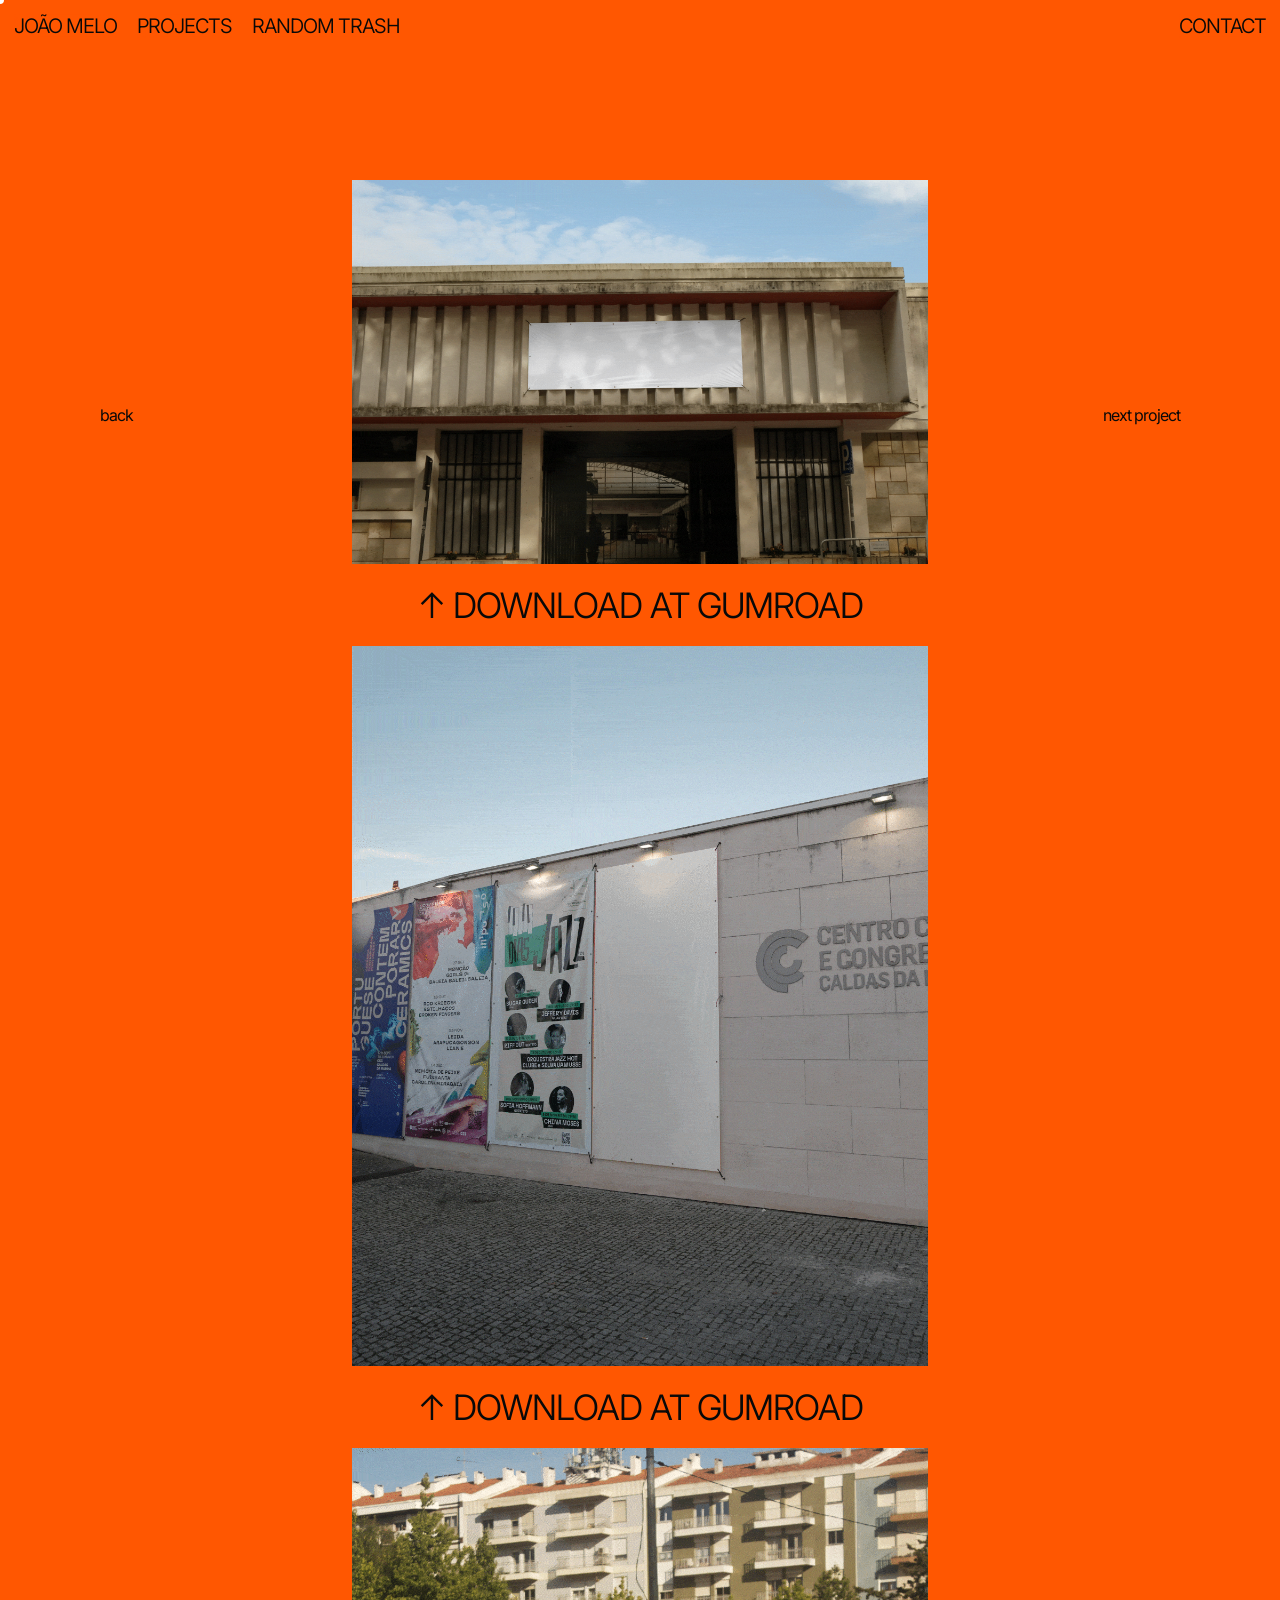
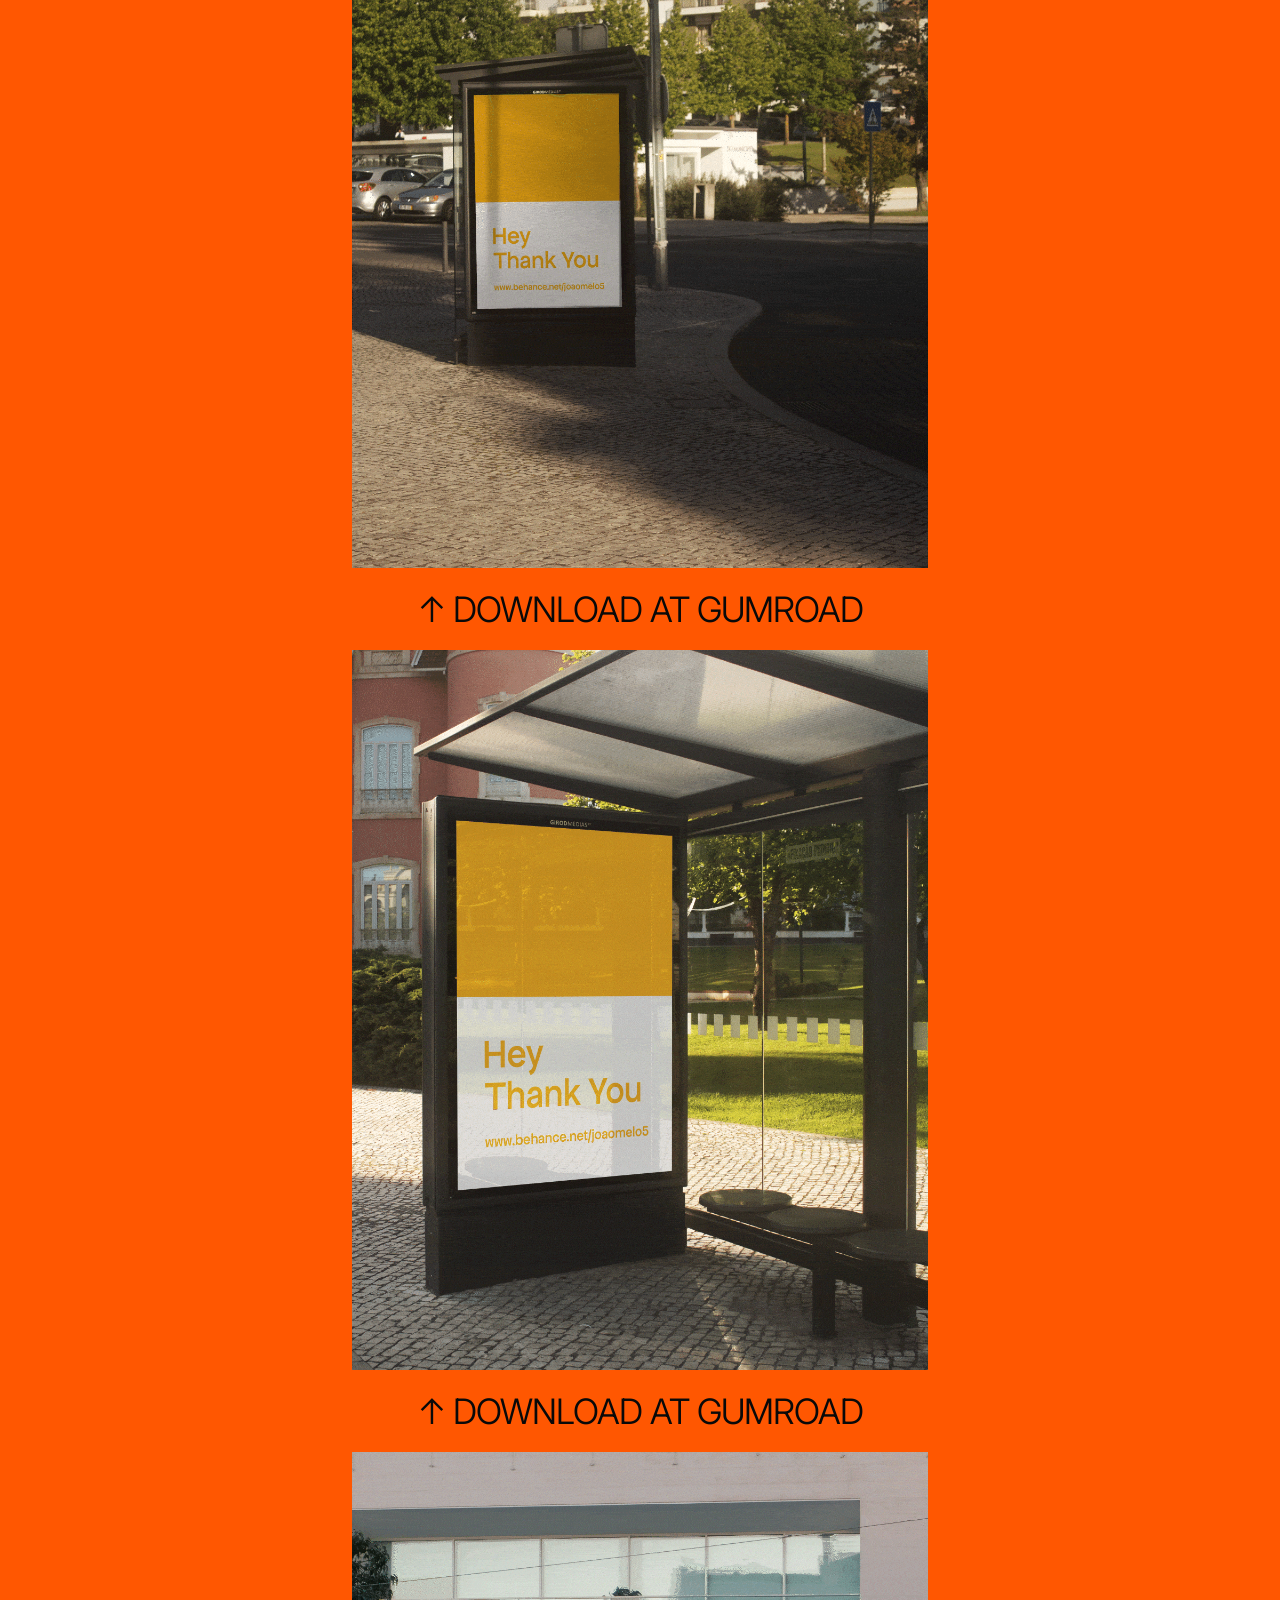
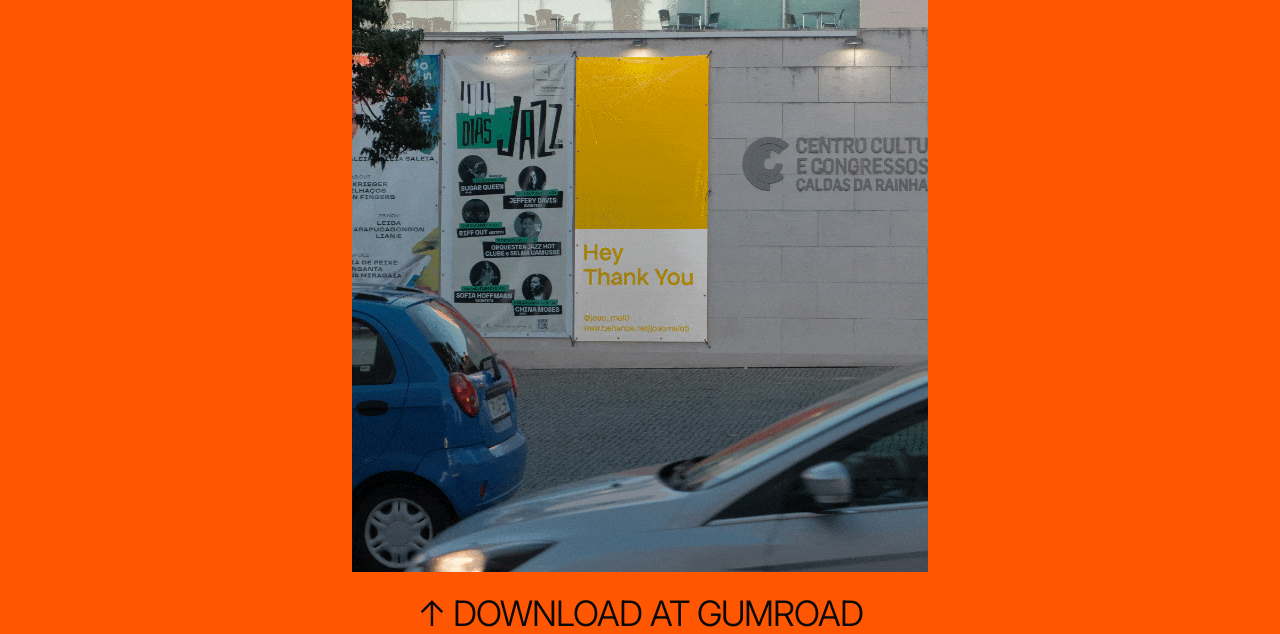
<file: bannermockup.html>
<!DOCTYPE html>
<html>
<head>
	<meta charset="utf-8">
	<meta name="viewport" content="width=device-width, initial-scale=1">
	<title>João Melo</title>
	<link rel="preconnect" href="https://fonts.googleapis.com">
	<link rel="preconnect" href="https://fonts.gstatic.com" crossorigin>
	<link href="https://fonts.googleapis.com/css2?family=Inter:ital,opsz,wght@0,14..32,100..900;1,14..32,100..900&display=swap" rel="stylesheet">
	 <link rel="stylesheet" href="mockup.css">
</head>
<body>






<div id="custom-cursor"></div>






<div class="topnav">
  <div class="nav-left">
    <a class="active" href="index.html">JOÃO MELO</a>
    <a href="index.html#projects">PROJECTS</a>
    <a href="random.html">RANDOM TRASH</a>
  </div>
  <div class="topnav-right">
    <a href="contactpage.html">CONTACT</a>
  </div>
</div>

 <div class="centered-content">
      <p class="back"> <a href="index.html#projects"> back</a> </p>

    <p class="next"> <a href="haurafont.html">next project</a></p>

<img src="img/mockup1.gif" alt="">

<p class="downloadtext"> <a href="https://joaomel0.gumroad.com/l/marketbanner" target="_blank">&uarr; DOWNLOAD AT GUMROAD</a></p>

<img src="img/mockup2.gif" alt="">

<p class="downloadtext"> <a href="https://joaomel0.gumroad.com/l/BannerCCC" target="_blank">&uarr; DOWNLOAD AT GUMROAD</a></p>

<img src="img/mockup3.gif" alt="">

<p class="downloadtext"> <a href="https://joaomel0.gumroad.com/l/busstop" target="_blank">&uarr; DOWNLOAD AT GUMROAD</a></p>

<img src="img/mockup4.gif" alt="">

<p class="downloadtext"> <a href="https://joaomel0.gumroad.com/l/busstop" target="_blank">&uarr; DOWNLOAD AT GUMROAD</a></p>

<img src="img/mockup5.gif" alt="">

<p class="downloadtext"> <a href="https://joaomel0.gumroad.com/l/BannerCCC" target="_blank">&uarr; DOWNLOAD AT GUMROAD</a></p>



</div>





<script>
 
const cursor = document.getElementById("custom-cursor");

// Move cursor with mouse
document.addEventListener("mousemove", (e) => {
  cursor.style.left = e.clientX + "px";
  cursor.style.top = e.clientY + "px";
});

// Add hover effect on all links
const links = document.querySelectorAll("a");

links.forEach(link => {
  link.addEventListener("mouseenter", () => {
    cursor.classList.add("big");
  });

  link.addEventListener("mouseleave", () => {
    cursor.classList.remove("big");
  });
});


  
</script>

</body>
</html>
</file>
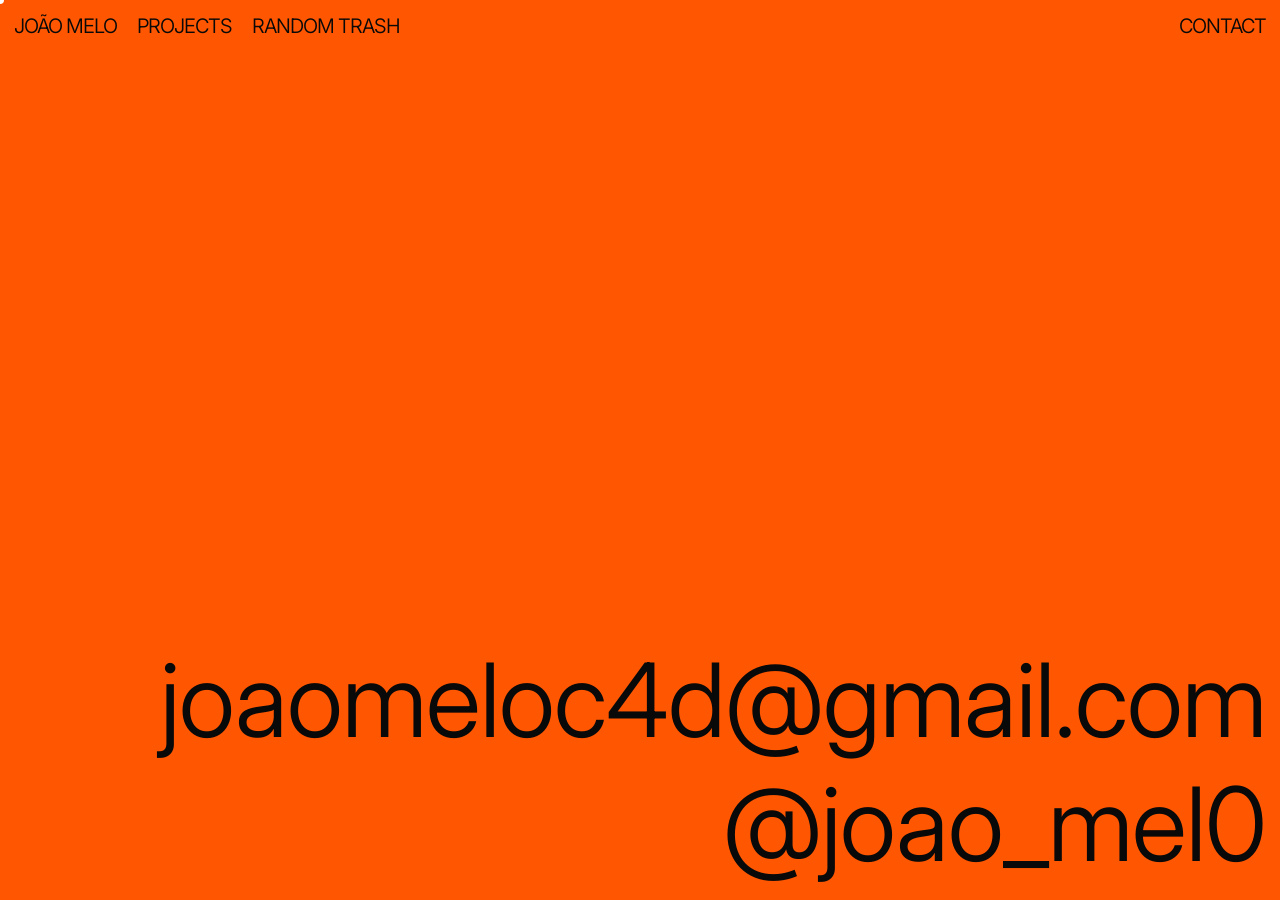
<file: contactpage.html>
<!DOCTYPE html>
<html>
<head>
	<meta charset="utf-8">
	<meta name="viewport" content="width=device-width, initial-scale=1">
	<title>João Melo</title>
	<link rel="preconnect" href="https://fonts.googleapis.com">
	<link rel="preconnect" href="https://fonts.gstatic.com" crossorigin>
	<link href="https://fonts.googleapis.com/css2?family=Inter:ital,opsz,wght@0,14..32,100..900;1,14..32,100..900&display=swap" rel="stylesheet">
	 <link rel="stylesheet" href="stylecontact.css">

</head>
<body>

    <div id="custom-cursor"></div>




<div class="topnav">
  <div class="nav-left">
    <a class="active" href="index.html">JOÃO MELO</a>
    <a href="index.html#projects">PROJECTS</a>
    <a href="random.html">RANDOM TRASH</a>
  </div>
  <div class="topnav-right">
    <a href="contactpage.html">CONTACT</a>
  </div>
</div>


<div class="contacts">
<h1><a href="mailto:joaomeloc4d@gmail.com">joaomeloc4d@gmail.com</a></h1>
<h1><a href="https://www.instagram.com/joao_mel0/">@joao_mel0</a></h1>
</div>

<script>
 
const cursor = document.getElementById("custom-cursor");

// Move cursor with mouse
document.addEventListener("mousemove", (e) => {
  cursor.style.left = e.clientX + "px";
  cursor.style.top = e.clientY + "px";
});

// Add hover effect on all links
const links = document.querySelectorAll("a");

links.forEach(link => {
  link.addEventListener("mouseenter", () => {
    cursor.classList.add("big");
  });

  link.addEventListener("mouseleave", () => {
    cursor.classList.remove("big");
  });
});



</script>

</body>
</html>
</file>
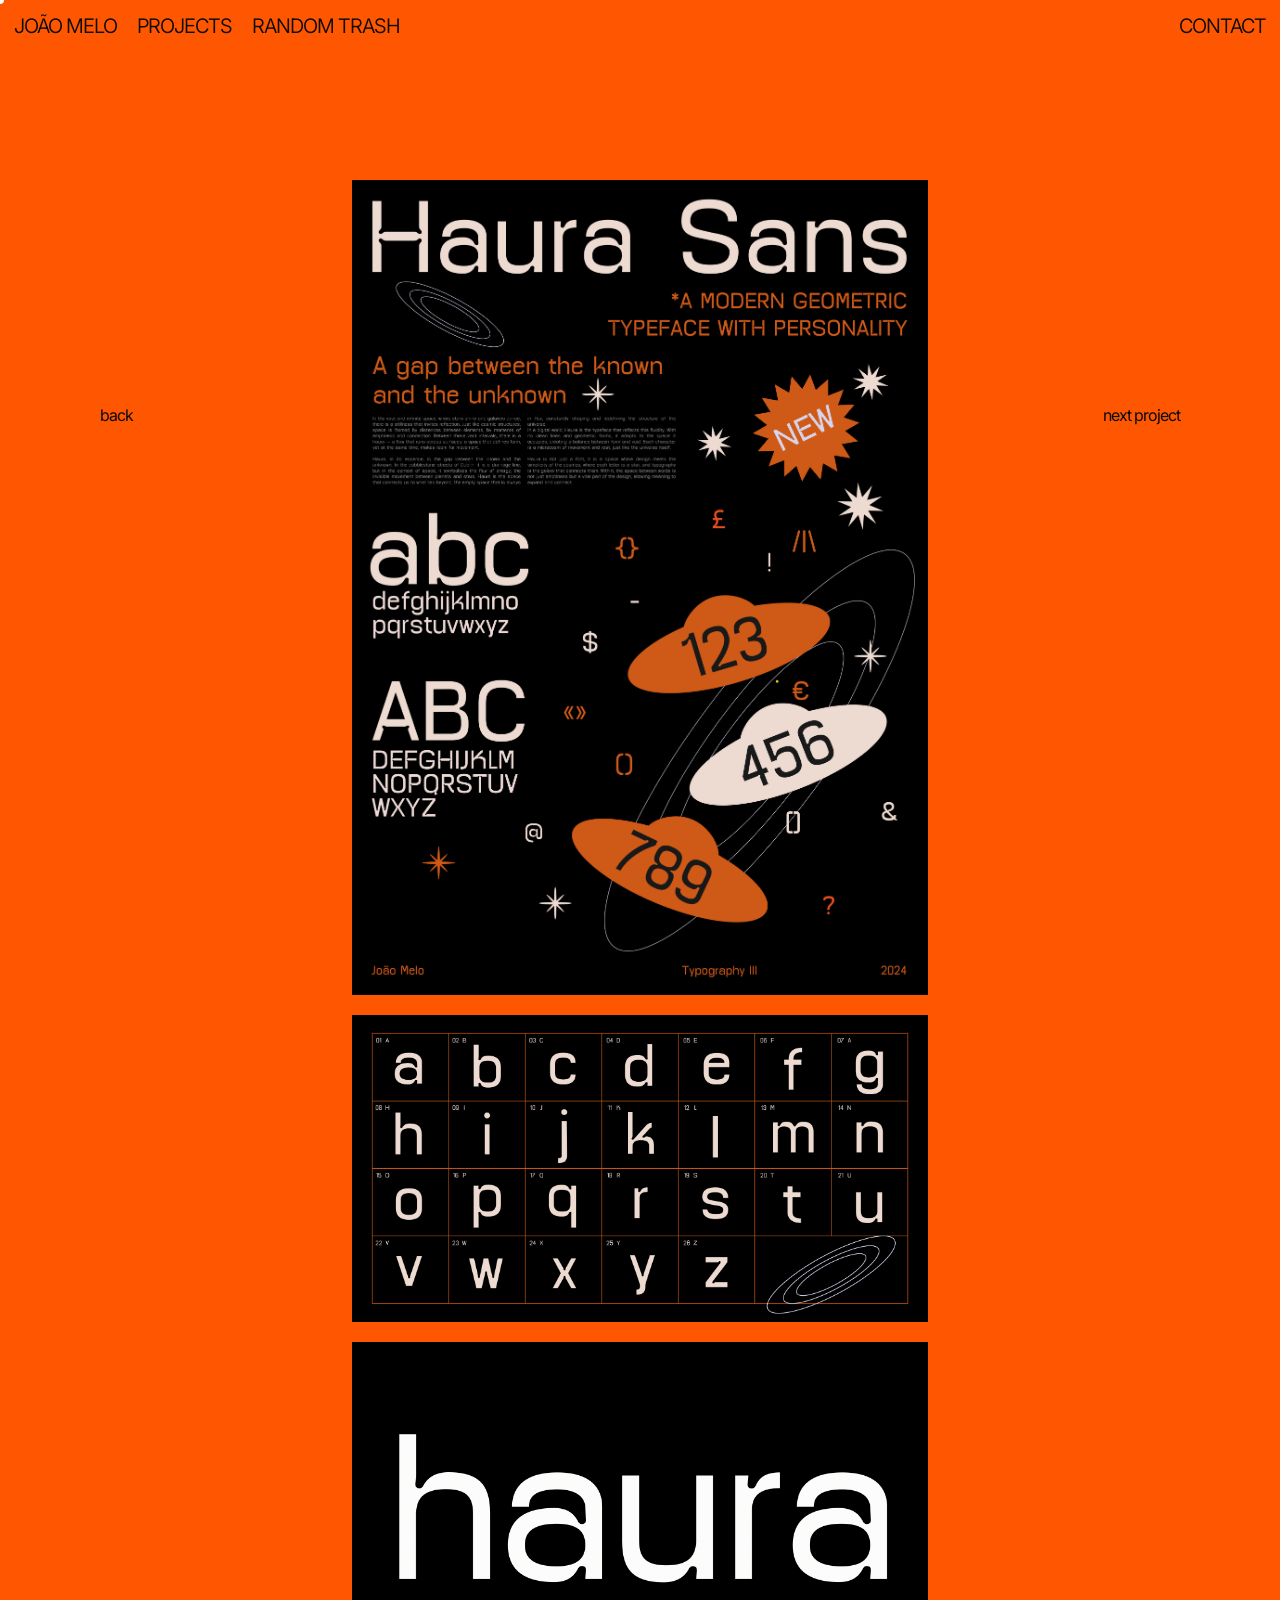
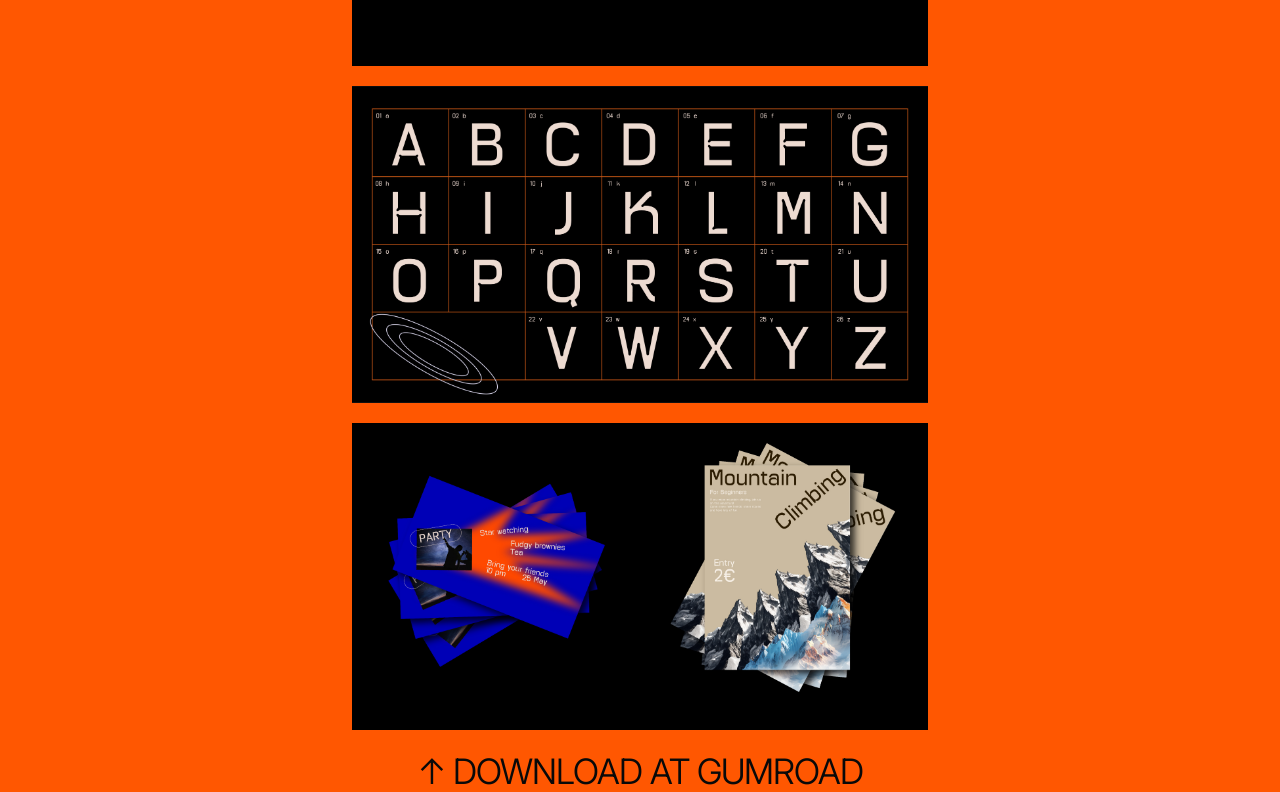
<file: haurafont.html>
<!DOCTYPE html>
<html>
<head>
	<meta charset="utf-8">
	<meta name="viewport" content="width=device-width, initial-scale=1">
	<title>João Melo</title>
	<link rel="preconnect" href="https://fonts.googleapis.com">
	<link rel="preconnect" href="https://fonts.gstatic.com" crossorigin>
	<link href="https://fonts.googleapis.com/css2?family=Inter:ital,opsz,wght@0,14..32,100..900;1,14..32,100..900&display=swap" rel="stylesheet">
	 <link rel="stylesheet" href="stylehaura.css">
</head>
<body>





<div id="custom-cursor"></div>






<div class="topnav">
  <div class="nav-left">
    <a class="active" href="index.html">JOÃO MELO</a>
    <a href="index.html#projects">PROJECTS</a>
    <a href="random.html">RANDOM TRASH</a>
  </div>
  <div class="topnav-right">
    <a href="contactpage.html">CONTACT</a>
  </div>
</div>



 <div class="centered-content">


    <p class="back"> <a href="index.html#projects"> back</a> </p>

    <p class="next"> <a href="ribeira.html">next project</a></p>


<img src="img/haura1.jpg" alt="">

<img src="img/haura2.jpg" alt="">

<img src="img/hauragif.gif" alt="">

<img src="img/haura4.jpg" alt="">

<img src="img/haura5.jpg" alt="">

<p class="downloadtext"> <a href="https://joaomel0.gumroad.com/l/haurasans">&uarr; DOWNLOAD AT GUMROAD</a></p>



</div>





<script>
 
const cursor = document.getElementById("custom-cursor");

// Move cursor with mouse
document.addEventListener("mousemove", (e) => {
  cursor.style.left = e.clientX + "px";
  cursor.style.top = e.clientY + "px";
});

// Add hover effect on all links
const links = document.querySelectorAll("a");

links.forEach(link => {
  link.addEventListener("mouseenter", () => {
    cursor.classList.add("big");
  });

  link.addEventListener("mouseleave", () => {
    cursor.classList.remove("big");
  });
});


  
</script>

</body>
</html>
</file>
<file: mockup.css>
* {
      margin: 0;
      padding: 0;
      box-sizing: border-box;
      cursor: none !important;
       letter-spacing: -1px;

}

body {
      font-family: 'Inter', sans-serif;
      background-color: #FF5701;
         width: 100%;
   

}

 a {  
  text-decoration: none;

}


::-moz-selection { /* Code for Firefox */
  background: #9DFF00;
}
::selection {
  background: #9DFF00;
}





#custom-cursor {
  position: fixed;
  top: 0;
  left: 0;
  width: 8px;
  height: 8px;
  background-color: white;
  border-radius: 50%;
  pointer-events: none;
  z-index: 10000;
    transition: width 0.2s ease, height 0.2s ease, background-color 0.2s ease;
  transform: translate(-50%, -50%);
}

#custom-cursor.big {
  width: 20px;
  height: 20px;
  background-color: white; /* optional: change color to highlight */
}





                  /* NAVBAR */
                  /* NAVBAR */




    
.topnav {
  position: fixed;           
  top: 0;
  left: 0;
  width: 100%;
  padding: 14px 14px;
  z-index: 1000;             
  display: flex;
  justify-content: space-between;
  align-items: center;

}


.topnav a {
  backdrop-filter: blur(10px);
  
  color: #090909;
    font-weight: 350;
  text-decoration: none;
  font-size: 20px;


}


.topnav a:hover {
  color: #9DFF00;
}


.nav-left {
  display: flex;
  gap: 20px;
}

.topnav-right {
  display: flex;
}






                      /* TAMANHOS MENORES */
                      /* TAMANHOS MENORES */





@media (max-width: 640px) {
  
  .topnav {
    position: fixed;
    top: 0;
    left: 0;
    width: 100%;
    padding: 14px;
    z-index: 1000;
    display: grid;
    grid-template-columns: 1fr auto;
    grid-template-rows: auto auto auto;
    gap: 10px;
  }

  .nav-left {
    display: flex;
    flex-direction: column;
    grid-column: 1 / 2;
    grid-row: 1 / 4;
    gap: 14px;
  }

  .topnav-right {
    display: flex;
    align-items: flex-start;
    justify-content: flex-end;
    grid-column: 2 / 3;
    grid-row: 1 / 2;
  }

  .topnav a {
  
    margin: 0;
  }



}


  .centered-content {
      display: flex;
      flex-direction: column;
        margin-top: 50vh;
      align-items: center;
      gap: 20px; /* Space between image and video */
      opacity: 0;
        animation: slideUp 1.5s ease forwards;

    }


@keyframes slideUp {
      to {
        margin-top: 20vh;
        opacity: 1;
      }
    }

img {
      width: 45%;
      height: auto;
    }

video {
      width: 50%;
      height: auto;
    }






.back {
  position: fixed;

  top: 45%;
  left: 100px;    
color: #090909;
  text-align: center;
  transition: scale 0.5s ease;


}

.next  {
  right: 100px;
  top: 45%;   
  position: fixed;
color: #090909;  
text-align: center;
  transition: scale 0.5s ease;


}

a  {
text-decoration: none;
color: #090909;
}


 
.back:hover {
  scale: 110%;
}

.next:hover {
  scale: 110%;
}





@media (max-width: 768px) {
  .cursor-link {
    display: none !important;
  }
  .back {
    display: none;
  }
  .next {
    display: none;
  }

}

 
 

.downloadtext {
color: #090909;
  font-size: 35PX;
  font-weight: 350;

}

.downloadtext a {
color: #090909;
  text-decoration: none;

}
</file>
<file: stylecontact.css>
* {
      margin: 0;
      padding: 0;
      box-sizing: border-box;
  cursor: none !important;
 letter-spacing: -1px;
}

body {
      font-family: 'Inter', sans-serif;
      background-color: #FF5701;
   

}

 a {  
  text-decoration: none;

}


#custom-cursor {
  position: fixed;
  top: 0;
  left: 0;
  width: 8px;
  height: 8px;
  background-color: white;
  border-radius: 50%;
  pointer-events: none;
  z-index: 10000;
    transition: width 0.2s ease, height 0.2s ease, background-color 0.2s ease;
  transform: translate(-50%, -50%);
}

#custom-cursor.big {
  width: 20px;
  height: 20px;
  background-color: white; /* optional: change color to highlight */
}





                  /* NAVBAR */
                  /* NAVBAR */




    
.topnav {
  position: fixed;           
  top: 0;
  left: 0;
  width: 100%;
  padding: 14px 14px;
  z-index: 1000;             
  display: flex;
  justify-content: space-between;
  align-items: center;

}


.topnav a {
  backdrop-filter: blur(10px);
  
  color: #090909;
    font-weight: 350;
  text-decoration: none;
  font-size: 20px;


}


.topnav a:hover {
  color: #9DFF00;
}


.nav-left {
  display: flex;
  gap: 20px;
}

.topnav-right {
  display: flex;
}






                      /* TAMANHOS MENORES */
                      /* TAMANHOS MENORES */





@media (max-width: 640px) {
  
  .topnav {
    position: fixed;
    top: 0;
    left: 0;
    width: 100%;
    padding: 14px;
    z-index: 1000;
    display: grid;
    grid-template-columns: 1fr auto;
    grid-template-rows: auto auto auto;
    gap: 10px;
  }

  .nav-left {
    display: flex;
    flex-direction: column;
    grid-column: 1 / 2;
    grid-row: 1 / 4;
    gap: 14px;
  }

  .topnav-right {
    display: flex;
    align-items: flex-start;
    justify-content: flex-end;
    grid-column: 2 / 3;
    grid-row: 1 / 2;
  }

  .topnav a {
  
    margin: 0;
  }



}




.cursor-link {
  position: fixed;
  width: 48px;
  height: 48px;
  z-index: 9999;
  display: none;
  pointer-events: auto;
}

.cursor-link svg {
  width: 100%;
  height: 100%;
  fill: white;
  pointer-events: none;
  transition: transform 0.2s ease;
}

.cursor-link:hover svg {
  transform: scale(1.2);
}






::-moz-selection { /* Code for Firefox */
  background: #9DFF00;
}
::selection {
  background: #9DFF00;
}




a  {
text-decoration: none;
      color: #090909;
}









.contacts {
      position: fixed;
      bottom: 0;
      right: 0;
      text-align: right;
      margin: 14px;
    }

    .contacts h1 {
      margin: 0;
      /* Ajusta o tamanho do texto entre 16px e 8vw */
      font-size: clamp(1rem, 8vw, 8rem);
      color: #090909; /* ou outra cor que preferir */
      font-weight: 350;
    }
</file>
<file: stylehaura.css>
* {
      margin: 0;
      padding: 0;
      box-sizing: border-box;
  cursor: none !important;
 letter-spacing: -1px;
}

body {
      font-family: 'Inter', sans-serif;
      background-color: #FF5701;
   

}

 a {  
  text-decoration: none;

}

::-moz-selection { /* Code for Firefox */
  background: #9DFF00;
}
::selection {
  background: #9DFF00;
}



#custom-cursor {
  position: fixed;
  top: 0;
  left: 0;
  width: 8px;
  height: 8px;
  background-color: white;
  border-radius: 50%;
  pointer-events: none;
  z-index: 10000;
    transition: width 0.2s ease, height 0.2s ease, background-color 0.2s ease;
  transform: translate(-50%, -50%);
}

#custom-cursor.big {
  width: 20px;
  height: 20px;
  background-color: white; /* optional: change color to highlight */
}





                  /* NAVBAR */
                  /* NAVBAR */




    
.topnav {
  position: fixed;           
  top: 0;
  left: 0;
  width: 100%;
  padding: 14px 14px;
  z-index: 1000;             
  display: flex;
  justify-content: space-between;
  align-items: center;

}


.topnav a {
  backdrop-filter: blur(10px);
  
  color: #090909;
    font-weight: 350;
  text-decoration: none;
  font-size: 20px;


}


.topnav a:hover {
  color: #9DFF00;
}


.nav-left {
  display: flex;
  gap: 20px;
}

.topnav-right {
  display: flex;
}






                      /* TAMANHOS MENORES */
                      /* TAMANHOS MENORES */





@media (max-width: 640px) {
  
  .topnav {
    position: fixed;
    top: 0;
    left: 0;
    width: 100%;
    padding: 14px;
    z-index: 1000;
    display: grid;
    grid-template-columns: 1fr auto;
    grid-template-rows: auto auto auto;
    gap: 10px;
  }

  .nav-left {
    display: flex;
    flex-direction: column;
    grid-column: 1 / 2;
    grid-row: 1 / 4;
    gap: 14px;
  }

  .topnav-right {
    display: flex;
    align-items: flex-start;
    justify-content: flex-end;
    grid-column: 2 / 3;
    grid-row: 1 / 2;
  }

  .topnav a {
  
    margin: 0;
  }



}


    .centered-content {
      display: flex;
      flex-direction: column;
        margin-top: 50vh;
      align-items: center;
      gap: 20px; /* Space between image and video */
      opacity: 0;
        animation: slideUp 1.5s ease forwards;

    }


@keyframes slideUp {
      to {
        margin-top: 20vh;
        opacity: 1;
      }
    }



img {
      width: 45%;
      height: auto;
    }

video {
      width: 50%;
      height: auto;
    }








.back {
  position: fixed;
  top: 45%;
  left: 100px;    
color: #090909;
  text-align: center;
  transition: scale 0.5s ease;


}

.next  {
  right: 100px;
  top: 45%;   
  position: fixed;
color: #090909;
  text-align: center;
  transition: scale 0.5s ease;


}

a  {
text-decoration: none;
color: #090909;
}


 
.back:hover {
  scale: 110%;
}

.next:hover {
  scale: 110%;
}





@media (max-width: 768px) {
  .cursor-link {
    display: none !important;
  }
  .back {
    display: none;
  }
  .next {
    display: none;
  }

}

 .downloadtext {
color: #090909;
  font-size: 35PX;
  font-weight: 350;

}

.downloadtext a {
color: #090909;
  text-decoration: none;

}
</file>
